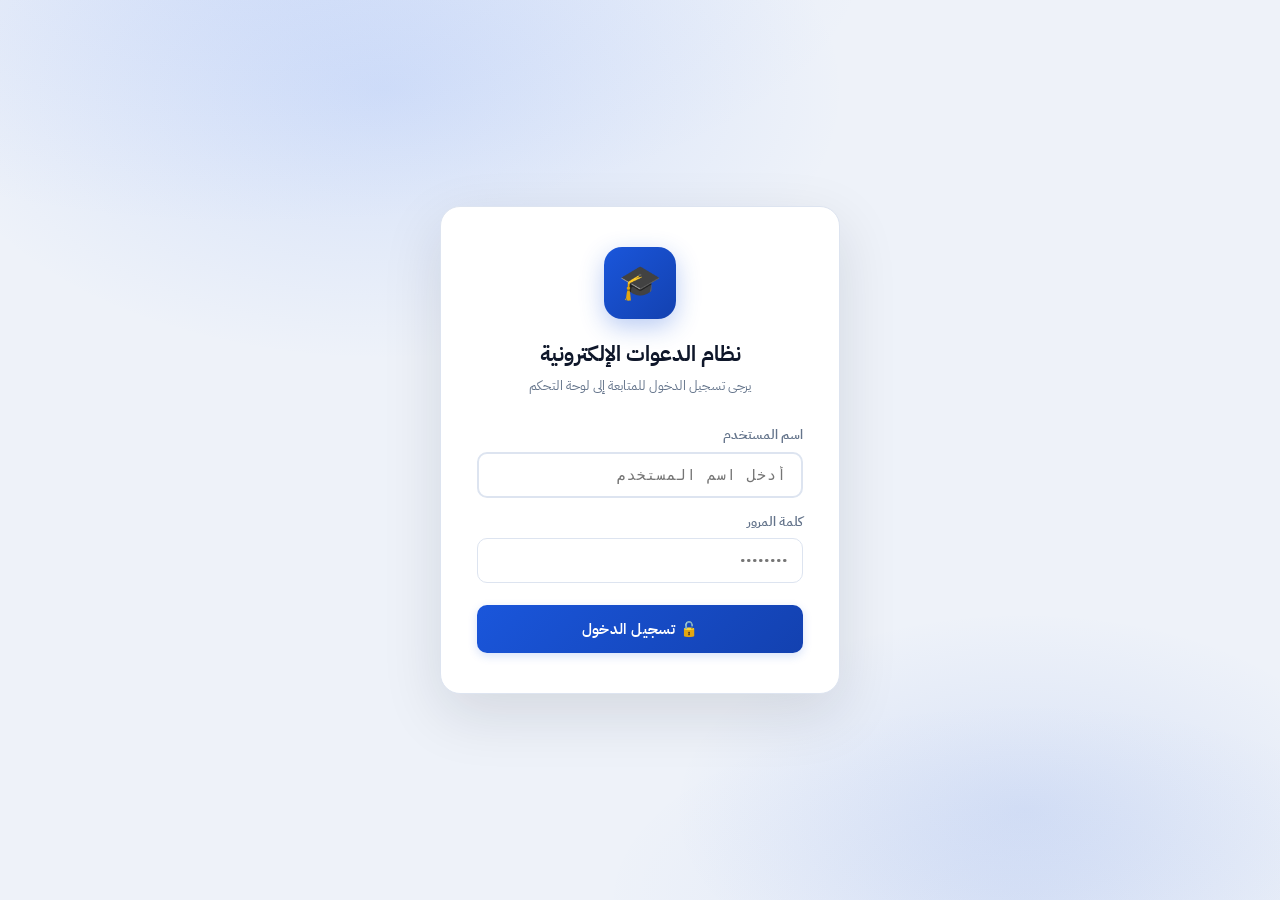
<file: backup/index.html>
<!DOCTYPE html>
<html lang="ar" dir="rtl">

<head>
  <meta charset="UTF-8">
  <meta name="viewport" content="width=device-width, initial-scale=1.0, maximum-scale=1.0">
  <title>تسجيل الدخول | نظام الدعوات الإلكترونية</title>
  <link rel="stylesheet" href="style.css">
  <link rel="icon" type="image/png" sizes="32x32" href="favicon-32.png">
  <link rel="icon" type="image/png" sizes="192x192" href="favicon-192.png">
  <link rel="shortcut icon" href="favicon.ico">
  <style>
    .index-wrapper {
      display: flex;
      align-items: center;
      justify-content: center;
      min-height: 100vh;
      padding: 20px;
      background-image:
        radial-gradient(ellipse 60% 50% at 30% 10%, rgba(79, 134, 247, 0.16) 0%, transparent 60%),
        radial-gradient(ellipse 50% 40% at 80% 90%, rgba(26, 86, 219, 0.1) 0%, transparent 55%);
    }

    .index-card {
      background: white;
      border-radius: 20px;
      padding: 40px 36px;
      box-shadow: 0 20px 60px rgba(15, 23, 42, 0.12);
      border: 1px solid #dde4f0;
      max-width: 400px;
      width: 100%;
      text-align: center;
      animation: fadeUp 0.5s ease;
    }

    .index-logo-wrap {
      width: 72px;
      height: 72px;
      background: linear-gradient(135deg, #1a56db, #1341b0);
      border-radius: 18px;
      display: flex;
      align-items: center;
      justify-content: center;
      font-size: 34px;
      margin: 0 auto 18px;
      box-shadow: 0 8px 24px rgba(26, 86, 219, 0.3);
    }

    .index-title {
      font-size: 21px;
      font-weight: 800;
      color: #0f172a;
      margin-bottom: 4px;
    }

    .index-sub {
      font-size: 13px;
      color: #64748b;
      margin-bottom: 28px;
    }

    .login-submit {
      width: 100%;
      padding: 13px;
      font-size: 14.5px;
      margin-top: 8px;
      justify-content: center;
      letter-spacing: 0.2px;
    }

    .login-footer {
      font-size: 11px;
      color: #94a3b8;
      margin-top: 18px;
      text-align: center;
    }
  </style>
</head>

<body>
  <div class="index-wrapper">
    <div class="index-card">
      <div class="index-logo-wrap">🎓</div>
      <h2 class="index-title">نظام الدعوات الإلكترونية</h2>
      <p class="index-sub">يرجى تسجيل الدخول للمتابعة إلى لوحة التحكم</p>

      <div class="error-msg" id="error-message">❌ اسم المستخدم أو كلمة المرور غير صحيحة!</div>

      <form id="index-form" onsubmit="handleLogin(event)">
        <div class="form-group">
          <label for="username">اسم المستخدم</label>
          <input type="text" id="username" required placeholder="أدخل اسم المستخدم" autocomplete="username">
        </div>
        <div class="form-group">
          <label for="password">كلمة المرور</label>
          <input type="password" id="password" required placeholder="••••••••" autocomplete="current-password">
        </div>
        <button type="submit" class="btn btn-primary login-submit">
          🔓 تسجيل الدخول
        </button>
      </form>

      <!--p class="login-footer">بيانات الدخول الافتراضية: admin / admin123</p-->
    </div>
  </div>

  <script>
    // إذا كان المستخدم مسجّل الدخول بالفعل، انتقل مباشرة
    if (sessionStorage.getItem('isLoggedIn') === 'true') {
      window.location.replace('invitation_system_1.html');
    }

    function handleLogin(event) {
      event.preventDefault();
      const user = document.getElementById('username').value.trim();
      const pass = document.getElementById('password').value;
      const errMsg = document.getElementById('error-message');

      if (user === 'admin' && pass === 'admin123') {
        sessionStorage.setItem('isLoggedIn', 'true');
        window.location.href = 'invitation_system_1.html';
      } else {
        errMsg.style.display = 'block';
        document.getElementById('password').value = '';
        document.getElementById('password').focus();
        // إخفاء الرسالة تلقائياً بعد 4 ثواني
        setTimeout(() => { errMsg.style.display = 'none'; }, 4000);
      }
    }
  </script>
</body>

</html>
</file>
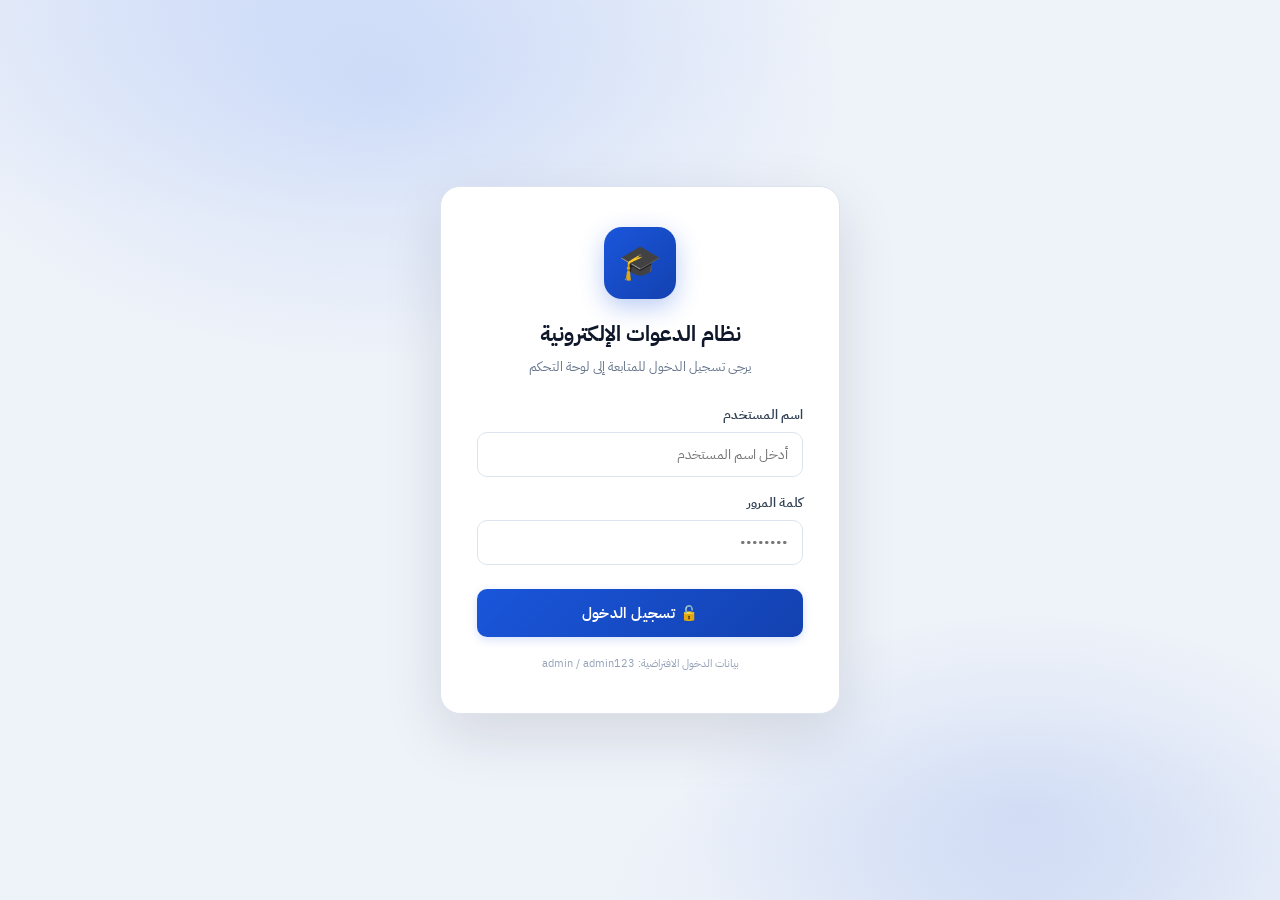
<file: v3/index.html>
<!DOCTYPE html>
<html lang="ar" dir="rtl">
<head>
  <meta charset="UTF-8">
  <meta name="viewport" content="width=device-width, initial-scale=1.0, maximum-scale=1.0">
  <title>تسجيل الدخول | نظام الدعوات الإلكترونية</title>
  <link rel="stylesheet" href="style.css">
  <style>
    .index-wrapper {
      background-image:
        radial-gradient(ellipse 60% 50% at 30% 10%, rgba(79,134,247,0.16) 0%, transparent 60%),
        radial-gradient(ellipse 50% 40% at 80% 90%, rgba(26,86,219,0.1) 0%, transparent 55%);
    }
    .index-card {
      background: white;
      border-radius: 20px;
      padding: 40px 36px;
      box-shadow: 0 20px 60px rgba(15,23,42,0.12);
      border: 1px solid #dde4f0;
    }
    .index-logo-wrap {
      width: 72px; height: 72px;
      background: linear-gradient(135deg, #1a56db, #1341b0);
      border-radius: 18px;
      display: flex; align-items: center; justify-content: center;
      font-size: 34px;
      margin: 0 auto 18px;
      box-shadow: 0 8px 24px rgba(26,86,219,0.3);
    }
    .index-title { font-size: 21px; font-weight: 800; color: #0f172a; margin-bottom: 4px; }
    .index-sub   { font-size: 13px; color: #64748b; margin-bottom: 28px; }
    .login-submit {
      width: 100%; padding: 13px;
      font-size: 14.5px;
      margin-top: 8px;
      justify-content: center;
      letter-spacing: 0.2px;
    }
    .login-footer { font-size: 11px; color: #94a3b8; margin-top: 18px; text-align: center; }
  </style>
</head>
<body>
  <div class="index-wrapper">
    <div class="index-card">
      <div class="index-logo-wrap">🎓</div>
      <h2 class="index-title">نظام الدعوات الإلكترونية</h2>
      <p class="index-sub">يرجى تسجيل الدخول للمتابعة إلى لوحة التحكم</p>

      <div class="error-msg" id="error-message">❌ اسم المستخدم أو كلمة المرور غير صحيحة!</div>

      <form id="index-form" onsubmit="handleIndex(event)">
        <div class="form-group">
          <label for="username">اسم المستخدم</label>
          <input type="text" id="username" required placeholder="أدخل اسم المستخدم" autocomplete="username">
        </div>
        <div class="form-group">
          <label for="password">كلمة المرور</label>
          <input type="password" id="password" required placeholder="••••••••" autocomplete="current-password">
        </div>
        <button type="submit" class="btn btn-primary login-submit">
          🔓 تسجيل الدخول
        </button>
      </form>

      <p class="login-footer">بيانات الدخول الافتراضية: admin / admin123</p>
    </div>
  </div>

  <script>
    function handleIndex(event) {
      event.preventDefault();
      const user = document.getElementById('username').value.trim();
      const pass = document.getElementById('password').value;
      const errMsg = document.getElementById('error-message');

      if (user === "admin" && pass === "admin123") {
        sessionStorage.setItem('isLoggedIn', 'true');
        window.location.href = 'invitation_system_1.html';
      } else {
        errMsg.style.display = 'block';
        document.getElementById('password').value = '';
        document.getElementById('password').focus();
      }
    }

    if (sessionStorage.getItem('isLoggedIn') === 'true') {
      window.location.href = 'invitation_system_1.html';
    }
  </script>
</body>
</html>
</file>
<file: backup/style.css>
@import url('https://fonts.googleapis.com/css2?family=IBM+Plex+Sans+Arabic:wght@300;400;500;600;700&display=swap');

:root {
  --primary: #1a56db;
  --primary-light: #4f86f7;
  --primary-dark: #1341b0;
  --primary-glow: rgba(26, 86, 219, 0.18);
  --accent: #f59e0b;
  --accent-light: #fbbf24;
  --success: #059669;
  --success-bg: #d1fae5;
  --danger: #dc2626;
  --danger-bg: #fee2e2;
  --warning: #d97706;
  --warning-bg: #fef3c7;
  --bg: #eef2f9;
  --surface: #ffffff;
  --surface-2: #f8faff;
  --border: #dde4f0;
  --text: #0f172a;
  --text-muted: #64748b;
  --text-light: #94a3b8;
  --radius-xl: 20px;
  --radius-lg: 14px;
  --radius-md: 10px;
  --radius-sm: 6px;
  --shadow-sm: 0 1px 3px rgba(15,23,42,0.06), 0 1px 2px rgba(15,23,42,0.04);
  --shadow: 0 4px 16px -2px rgba(15,23,42,0.08), 0 2px 6px -1px rgba(15,23,42,0.04);
  --shadow-lg: 0 12px 40px -8px rgba(15,23,42,0.14), 0 4px 12px -2px rgba(15,23,42,0.06);
  --transition: all 0.22s cubic-bezier(0.4, 0, 0.2, 1);
}

*, *::before, *::after { box-sizing: border-box; margin: 0; padding: 0; }

body {
  font-family: 'IBM Plex Sans Arabic', 'Segoe UI', system-ui, sans-serif;
  background: var(--bg);
  color: var(--text);
  min-height: 100vh;
  direction: rtl;
  line-height: 1.65;
  background-image:
    radial-gradient(ellipse 80% 50% at 20% -5%, rgba(99,143,245,0.13) 0%, transparent 60%),
    radial-gradient(ellipse 60% 40% at 80% 100%, rgba(26,86,219,0.07) 0%, transparent 55%);
}

/* ===== HEADER ===== */
.app-header {
  background: linear-gradient(135deg, #0f1f4b 0%, #1a3a8f 60%, #1e47b0 100%);
  color: white;
  padding: 0 40px;
  height: 72px;
  display: flex;
  align-items: center;
  justify-content: space-between;
  box-shadow: 0 4px 24px rgba(15,23,42,0.25);
  position: sticky;
  top: 0;
  z-index: 100;
}

.header-brand { display: flex; align-items: center; gap: 14px; }
.header-brand-icon {
  width: 42px; height: 42px;
  background: rgba(255,255,255,0.12);
  border-radius: var(--radius-md);
  display: flex; align-items: center; justify-content: center;
  font-size: 22px;
  border: 1px solid rgba(255,255,255,0.18);
}
.header-brand h1 { font-size: 18px; font-weight: 700; letter-spacing: -0.3px; }
.header-brand .subtitle { font-size: 11px; color: #93b5f6; margin-top: 1px; }

.header-stats { display: flex; gap: 10px; }
.header-stat {
  text-align: center;
  background: rgba(255,255,255,0.09);
  padding: 8px 18px;
  border-radius: var(--radius-md);
  border: 1px solid rgba(255,255,255,0.12);
  min-width: 80px;
}
.header-stat .val { font-size: 20px; font-weight: 700; color: #fff; line-height: 1; }
.header-stat .lbl { font-size: 10px; color: #93b5f6; margin-top: 3px; }

.header-right { display: flex; align-items: center; gap: 14px; }

/* ===== TABS ===== */
.tabs {
  background: var(--surface);
  border-bottom: 1px solid var(--border);
  padding: 0 40px;
  display: flex;
  gap: 4px;
}
.tab {
  padding: 16px 24px;
  cursor: pointer;
  font-size: 13.5px;
  font-weight: 500;
  color: var(--text-muted);
  border-bottom: 2px solid transparent;
  transition: var(--transition);
  display: flex; align-items: center; gap: 8px;
  position: relative;
}
.tab:hover { color: var(--primary); }
.tab.active {
  color: var(--primary);
  font-weight: 600;
  border-bottom-color: var(--primary);
}
.tab .tab-count {
  background: var(--primary);
  color: white;
  font-size: 10px;
  font-weight: 700;
  padding: 1px 6px;
  border-radius: 20px;
  line-height: 1.5;
}

/* ===== CONTENT ===== */
.content { padding: 28px 40px; max-width: 1280px; margin: 0 auto; }
.panel { display: none; animation: fadeUp 0.35s ease; }
.panel.active { display: block; }

@keyframes fadeUp {
  from { opacity: 0; transform: translateY(10px); }
  to   { opacity: 1; transform: translateY(0); }
}

/* ===== CARDS ===== */
.card {
  background: var(--surface);
  border-radius: var(--radius-xl);
  padding: 26px;
  box-shadow: var(--shadow);
  margin-bottom: 20px;
  border: 1px solid var(--border);
}

.card-title {
  font-size: 14.5px;
  font-weight: 700;
  color: var(--text);
  margin-bottom: 20px;
  padding-bottom: 14px;
  border-bottom: 1px solid var(--border);
  display: flex; align-items: center; gap: 12px;
}

.step-badge {
  background: linear-gradient(135deg, var(--primary) 0%, var(--primary-dark) 100%);
  color: white;
  width: 26px; height: 26px;
  border-radius: 50%;
  display: flex; align-items: center; justify-content: center;
  font-size: 12px; font-weight: 700;
  flex-shrink: 0;
  box-shadow: 0 3px 8px var(--primary-glow);
}

/* ===== UPLOAD ===== */
.upload-area {
  border: 2px dashed var(--border);
  border-radius: var(--radius-lg);
  padding: 36px;
  text-align: center;
  cursor: pointer;
  transition: var(--transition);
  background: var(--surface-2);
  display: block;
}
.upload-area:hover {
  border-color: var(--primary-light);
  background: rgba(79,134,247,0.04);
}
.upload-area input[type="file"] { display: none; }
.upload-icon { font-size: 38px; margin-bottom: 10px; }
.upload-area strong { font-size: 14px; color: var(--text); }
.upload-area p { font-size: 12px; color: var(--text-muted); margin-top: 4px; }

.sample-note {
  background: linear-gradient(135deg, #eff6ff, #f0fdf4);
  border: 1px solid #bfdbfe;
  border-radius: var(--radius-md);
  padding: 10px 14px;
  font-size: 12px;
  color: #1e40af;
  margin-top: 12px;
}

/* ===== BUTTONS ===== */
.btn {
  padding: 10px 20px;
  border-radius: var(--radius-md);
  border: none;
  cursor: pointer;
  font-size: 13px;
  font-weight: 600;
  font-family: inherit;
  transition: var(--transition);
  display: inline-flex; align-items: center; gap: 7px;
  white-space: nowrap;
}
.btn:active { transform: scale(0.97); }

.btn-primary {
  background: linear-gradient(135deg, var(--primary) 0%, var(--primary-dark) 100%);
  color: white;
  box-shadow: 0 3px 10px var(--primary-glow);
}
.btn-primary:hover { box-shadow: 0 5px 16px rgba(26,86,219,0.3); filter: brightness(1.05); }

.btn-success { background: var(--success); color: white; }
.btn-success:hover { background: #047857; }

.btn-accent { background: var(--accent); color: white; }
.btn-accent:hover { background: var(--accent-light); color: #0f172a; }

.btn-outline {
  background: transparent;
  color: var(--primary);
  border: 1.5px solid var(--primary);
}
.btn-outline:hover { background: var(--primary); color: white; }

.btn-danger { background: var(--danger); color: white; }
.btn-danger:hover { background: #b91c1c; }

.btn-ghost {
  background: transparent;
  color: var(--text-muted);
  border: 1.5px solid var(--border);
}
.btn-ghost:hover { border-color: var(--primary); color: var(--primary); }

/* ===== INPUTS ===== */
.manual-input {
  display: flex; gap: 10px; margin-top: 16px;
  flex-wrap: wrap;
}
.form-control {
  flex: 1;
  padding: 10px 14px;
  border: 1.5px solid var(--border);
  border-radius: var(--radius-md);
  font-size: 13px;
  font-family: inherit;
  background: var(--surface);
  transition: var(--transition);
  color: var(--text);
}
.form-control:focus {
  outline: none;
  border-color: var(--primary-light);
  box-shadow: 0 0 0 3px var(--primary-glow);
}
.manual-input input {
  flex: 1;
  padding: 10px 14px;
  border: 1.5px solid var(--border);
  border-radius: var(--radius-md);
  font-size: 13px;
  font-family: inherit;
  background: var(--surface);
  transition: var(--transition);
  color: var(--text);
}
.manual-input input:focus {
  outline: none;
  border-color: var(--primary-light);
  box-shadow: 0 0 0 3px var(--primary-glow);
}

/* ===== TABLE ===== */
.students-table-wrap {
  border-radius: var(--radius-lg);
  border: 1px solid var(--border);
  overflow: hidden;
  margin-top: 16px;
}
table { width: 100%; border-collapse: collapse; font-size: 13px; text-align: right; }
th { background: #1e293b; color: #e2e8f0; padding: 12px 14px; font-weight: 500; font-size: 12px; }
td { padding: 11px 14px; border-bottom: 1px solid var(--border); color: #334155; vertical-align: middle; }
tr:last-child td { border-bottom: none; }
tbody tr:hover td { background: #f8faff; }

/* ===== BADGES ===== */
.badge {
  display: inline-flex; align-items: center;
  padding: 3px 10px;
  border-radius: 20px;
  font-size: 11px;
  font-weight: 600;
  line-height: 1.5;
}
.badge-success { background: var(--success-bg); color: var(--success); }
.badge-danger  { background: var(--danger-bg);  color: var(--danger);  }
.badge-info    { background: #dbeafe; color: #1d4ed8; }
.badge-warning { background: var(--warning-bg); color: var(--warning); }

/* ===== PROGRESS ===== */
.progress-bar-wrap {
  background: var(--border);
  border-radius: 99px;
  height: 8px;
  overflow: hidden;
  margin-top: 10px;
}
.progress-bar {
  background: linear-gradient(90deg, var(--primary-light), var(--primary));
  height: 100%;
  border-radius: 99px;
  transition: width 0.3s ease;
}
.gen-status { font-size: 13px; color: var(--text-muted); font-weight: 500; }

/* ===== QR GRID ===== */
.qr-preview-grid {
  display: grid;
  grid-template-columns: repeat(auto-fill, minmax(150px, 1fr));
  gap: 14px;
  margin-top: 18px;
}
.qr-card {
  background: var(--surface);
  border: 1px solid var(--border);
  border-radius: var(--radius-lg);
  padding: 14px;
  text-align: center;
  box-shadow: var(--shadow-sm);
  transition: var(--transition);
}
.qr-card:hover { box-shadow: var(--shadow); transform: translateY(-2px); }
.qr-card img, .qr-card canvas {
  width: 114px !important; height: 114px !important;
  border-radius: var(--radius-sm);
  display: block; margin: 0 auto 8px;
}
.qr-card .name { font-size: 11.5px; font-weight: 700; color: #1e293b; margin-top: 6px; }
.qr-card .inv-id { font-size: 9.5px; font-family: monospace; color: var(--primary); margin-top: 3px; letter-spacing: 0.5px; }

.section-actions {
  display: flex; gap: 10px; flex-wrap: wrap; margin-top: 18px;
  padding-top: 16px; border-top: 1px solid var(--border);
}

/* ===== SCANNER TAB ===== */
.counter-grid {
  display: grid;
  grid-template-columns: repeat(3, 1fr);
  gap: 14px;
  margin-bottom: 20px;
}
.counter-card {
  background: var(--surface);
  border-radius: var(--radius-lg);
  padding: 20px;
  text-align: center;
  border: 1px solid var(--border);
  box-shadow: var(--shadow-sm);
}
.counter-card.total  { border-top: 3px solid var(--primary); }
.counter-card.entered { border-top: 3px solid var(--success); }
.counter-card.remaining { border-top: 3px solid var(--danger); }
.counter-val { font-size: 32px; font-weight: 700; line-height: 1; color: var(--text); }
.counter-lbl { font-size: 12px; margin-top: 6px; font-weight: 500; }

.scanner-main {
  display: grid;
  grid-template-columns: 1.15fr 1fr;
  gap: 20px;
}
.scanner-box {
  background: var(--surface);
  border-radius: var(--radius-xl);
  padding: 24px;
  box-shadow: var(--shadow);
  border: 1px solid var(--border);
}

.mode-toggle {
  display: flex;
  background: var(--surface-2);
  border: 1px solid var(--border);
  border-radius: var(--radius-md);
  padding: 4px;
  gap: 4px;
  margin-bottom: 16px;
}
.mode-btn {
  flex: 1;
  padding: 8px 12px;
  border: none;
  border-radius: var(--radius-sm);
  cursor: pointer;
  font-size: 12.5px;
  font-weight: 600;
  font-family: inherit;
  color: var(--text-muted);
  background: transparent;
  transition: var(--transition);
}
.mode-btn.active { background: var(--surface); color: var(--primary); box-shadow: var(--shadow-sm); }

.camera-wrapper {
  position: relative;
  border-radius: var(--radius-lg);
  overflow: hidden;
  background: #0a0e1a;
  aspect-ratio: 1;
  max-width: 310px;
  margin: 0 auto;
  box-shadow: 0 16px 40px rgba(0,0,0,0.4);
}
#reader video { width: 100% !important; border-radius: var(--radius-lg); }

.scan-overlay {
  position: absolute; inset: 0;
  display: flex; align-items: center; justify-content: center;
  pointer-events: none;
}
.scan-frame {
  width: 62%; height: 62%;
  border: 2px solid rgba(255,255,255,0.35);
  border-radius: 18px;
  box-shadow: 0 0 0 9999px rgba(10,14,26,0.55);
  position: relative;
}
.scan-corner {
  position: absolute; width: 18px; height: 18px;
  border-color: #4f86f7; border-style: solid;
}
.sc-tl { top: -1px; right: -1px; border-width: 3px 0 0 3px; border-radius: 4px 0 0 0; }
.sc-tr { top: -1px; left: -1px;  border-width: 3px 3px 0 0; border-radius: 0 4px 0 0; }
.sc-bl { bottom: -1px; right: -1px; border-width: 0 0 3px 3px; border-radius: 0 0 0 4px; }
.sc-br { bottom: -1px; left: -1px;  border-width: 0 3px 3px 0; border-radius: 0 0 4px 0; }
.scan-hint {
  position: absolute;
  bottom: -36px; left: 50%; transform: translateX(-50%);
  color: rgba(255,255,255,0.7);
  font-size: 11px;
  white-space: nowrap;
  background: rgba(0,0,0,0.45);
  padding: 4px 12px;
  border-radius: 20px;
}

.scan-field {
  width: 100%;
  padding: 14px 16px;
  border: 2px solid var(--border);
  border-radius: var(--radius-md);
  font-size: 15px;
  font-family: monospace;
  background: var(--surface);
  color: var(--text);
  transition: var(--transition);
  text-align: center;
  letter-spacing: 1px;
}
.scan-field:focus {
  outline: none;
  border-color: var(--primary-light);
  box-shadow: 0 0 0 3px var(--primary-glow);
}

/* Scan Log */
.scan-log { max-height: 340px; overflow-y: auto; display: flex; flex-direction: column; gap: 6px; }
.scan-log::-webkit-scrollbar { width: 4px; }
.scan-log::-webkit-scrollbar-track { background: transparent; }
.scan-log::-webkit-scrollbar-thumb { background: var(--border); border-radius: 2px; }
.log-item {
  display: flex; align-items: center; gap: 8px;
  padding: 8px 12px;
  border-radius: var(--radius-md);
  font-size: 12.5px;
  animation: slideIn 0.25s ease;
}
.log-item.ok  { background: #f0fdf4; border: 1px solid #bbf7d0; }
.log-item.dup { background: #fffbeb; border: 1px solid #fde68a; }
.log-item.bad { background: #fff1f2; border: 1px solid #fecdd3; }
.log-time { margin-right: auto; font-size: 10.5px; color: var(--text-light); }

@keyframes slideIn {
  from { opacity: 0; transform: translateX(8px); }
  to   { opacity: 1; transform: translateX(0); }
}

/* ===== EMPTY STATE ===== */
.empty-state {
  text-align: center; padding: 32px 20px; color: var(--text-muted);
}
.empty-state .icon { font-size: 32px; margin-bottom: 8px; }
.empty-state p { font-size: 13px; }

/* ===== RESULT OVERLAY ===== */
.result-overlay {
  position: fixed; inset: 0; z-index: 9999;
  display: flex; align-items: center; justify-content: center;
  opacity: 0; pointer-events: none;
  transition: opacity 0.25s ease;
  backdrop-filter: blur(14px);
}
.result-overlay.show { opacity: 1; pointer-events: all; }
.result-overlay.success-ov   { background: rgba(5,35,20,0.87); }
.result-overlay.duplicate-ov { background: rgba(60,35,5,0.87); }
.result-overlay.invalid-ov   { background: rgba(60,8,8,0.87); }

.result-card {
  background: white;
  border-radius: 24px;
  padding: 38px 34px;
  max-width: 400px; width: 90%;
  text-align: center;
  box-shadow: 0 30px 60px rgba(0,0,0,0.4);
  animation: popIn 0.3s cubic-bezier(0.34,1.56,0.64,1);
}
@keyframes popIn {
  from { opacity: 0; transform: scale(0.8); }
  to   { opacity: 1; transform: scale(1); }
}

.result-big-icon { font-size: 56px; margin-bottom: 12px; }
.result-status-text {
  font-size: 18px; font-weight: 700; margin-bottom: 10px;
}
.result-status-text.ok  { color: var(--success); }
.result-status-text.dup { color: var(--warning); }
.result-status-text.bad { color: var(--danger); }
.result-student-name { font-size: 20px; font-weight: 800; color: var(--text); }
.result-student-id   { font-size: 13px; color: var(--text-muted); margin-top: 4px; }
.result-inv-badge    { display: inline-block; margin: 8px 0; padding: 4px 14px; border-radius: 20px; font-size: 12px; font-weight: 700; }
.result-time { font-size: 12px; color: var(--text-muted); margin-top: 4px; }
.result-code { font-size: 10.5px; font-family: monospace; color: var(--text-light); margin-top: 6px; letter-spacing: 1px; }

.result-dismiss {
  display: block; width: 100%;
  margin-top: 20px;
  padding: 12px;
  border: none; border-radius: var(--radius-md);
  background: linear-gradient(135deg, var(--primary), var(--primary-dark));
  color: white; font-size: 13px; font-weight: 600;
  font-family: inherit; cursor: pointer;
  transition: var(--transition);
}
.result-dismiss:hover { filter: brightness(1.08); }

.result-auto-bar {
  height: 3px; background: var(--border);
  border-radius: 99px; margin-top: 14px; overflow: hidden;
}
.result-auto-fill {
  height: 100%;
  background: linear-gradient(90deg, var(--primary-light), var(--primary));
  border-radius: 99px;
}

/* ===== DASHBOARD ===== */
.dash-grid {
  display: grid;
  grid-template-columns: repeat(4, 1fr);
  gap: 16px; margin-bottom: 20px;
}
.stat-card {
  background: var(--surface);
  border-radius: var(--radius-lg);
  padding: 22px 20px;
  box-shadow: var(--shadow-sm);
  text-align: center;
  border: 1px solid var(--border);
}
.stat-val { font-size: 32px; font-weight: 700; color: var(--text); line-height: 1; }
.stat-lbl { font-size: 12px; color: var(--text-muted); margin-top: 6px; font-weight: 500; }
.stat-sub { font-size: 11px; color: var(--text-light); margin-top: 3px; }

.charts-grid {
  display: grid;
  grid-template-columns: 1fr 1.3fr;
  gap: 16px; margin-bottom: 20px;
}
.chart-card {
  background: var(--surface);
  border-radius: var(--radius-lg);
  padding: 22px;
  box-shadow: var(--shadow-sm);
  border: 1px solid var(--border);
}
.chart-title {
  font-size: 13px; font-weight: 700; color: var(--text);
  margin-bottom: 14px;
}

/* ===== LOGIN PAGE ===== */
.index-wrapper {
  display: flex; align-items: center; justify-content: center;
  min-height: 100vh; padding: 20px;
}
.index-card {
  max-width: 400px; width: 100%;
  text-align: center;
  animation: fadeUp 0.5s ease;
}
.index-logo { font-size: 46px; margin-bottom: 14px; }

.form-group { text-align: right; margin-bottom: 16px; }
.form-group label {
  display: block; font-size: 12.5px; font-weight: 600;
  margin-bottom: 6px; color: #334155;
}
.form-group input {
  width: 100%;
  padding: 11px 14px;
  border: 1.5px solid var(--border);
  border-radius: var(--radius-md);
  font-size: 13.5px; font-family: inherit;
  background: white; transition: var(--transition);
  color: var(--text);
}
.form-group input:focus {
  outline: none;
  border-color: var(--primary-light);
  box-shadow: 0 0 0 3px var(--primary-glow);
}

.error-msg {
  color: var(--danger); background: var(--danger-bg);
  padding: 10px 12px; border-radius: var(--radius-md);
  font-size: 12px; margin-bottom: 14px;
  display: none; font-weight: 600;
  border: 1px solid #fca5a5;
}

/* ===== SIDEBAR LAYOUT ===== */
.app-container {
  display: flex;
  min-height: 100vh;
}

.sidebar {
  width: 240px;
  background: linear-gradient(160deg, #0f1f4b 0%, #1a3a8f 100%);
  color: white;
  display: flex;
  flex-direction: column;
  position: sticky;
  top: 0;
  height: 100vh;
  overflow-y: auto;
  flex-shrink: 0;
}

.sidebar-brand {
  display: flex;
  align-items: center;
  gap: 12px;
  padding: 24px 20px 20px;
  border-bottom: 1px solid rgba(255,255,255,0.1);
}
.brand-logo { font-size: 28px; }
.brand-meta h2 { font-size: 14px; font-weight: 700; color: #fff; }
.brand-meta p  { font-size: 11px; color: #93b5f6; margin-top: 2px; }

.sidebar-menu {
  flex: 1;
  padding: 16px 12px;
  display: flex;
  flex-direction: column;
  gap: 4px;
}

.sidebar-menu .tab {
  display: flex;
  align-items: center;
  gap: 10px;
  width: 100%;
  padding: 11px 14px;
  border-radius: var(--radius-md);
  background: transparent;
  color: rgba(255,255,255,0.7);
  font-size: 13px;
  font-weight: 500;
  border: none;
  border-bottom: none;
  text-align: right;
  cursor: pointer;
  transition: var(--transition);
  font-family: inherit;
}
.sidebar-menu .tab:hover { background: rgba(255,255,255,0.08); color: white; }
.sidebar-menu .tab.active { background: rgba(255,255,255,0.15); color: white; font-weight: 700; }

.sidebar-footer {
  padding: 16px 12px 24px;
  border-top: 1px solid rgba(255,255,255,0.1);
}
.btn-logout {
  width: 100%;
  padding: 10px 14px;
  background: rgba(220,38,38,0.15);
  border: 1px solid rgba(220,38,38,0.3);
  border-radius: var(--radius-md);
  color: #fca5a5;
  font-size: 13px;
  font-weight: 600;
  font-family: inherit;
  cursor: pointer;
  transition: var(--transition);
}
.btn-logout:hover { background: rgba(220,38,38,0.3); color: white; }

.main-content {
  flex: 1;
  overflow-y: auto;
  display: flex;
  flex-direction: column;
  min-width: 0;
}

.main-header {
  background: white;
  padding: 20px 28px;
  border-bottom: 1px solid var(--border);
  display: flex;
  justify-content: space-between;
  align-items: center;
  flex-wrap: wrap;
  gap: 12px;
  position: sticky;
  top: 0;
  z-index: 50;
}
.main-header h1 { font-size: 18px; font-weight: 700; color: var(--text); }
.main-header p  { font-size: 12px; color: var(--text-muted); margin-top: 2px; }

.header-stats { display: flex; gap: 12px; flex-wrap: wrap; }
.mini-stat {
  display: flex; align-items: center; gap: 6px;
  font-size: 12px;
  background: var(--surface-2);
  border: 1px solid var(--border);
  padding: 6px 12px;
  border-radius: var(--radius-md);
}
.mini-stat .label { color: var(--text-muted); font-weight: 500; }
.mini-stat .val   { font-weight: 700; color: var(--text); }
.mini-stat .val.success { color: var(--success); }
.mini-stat .val.info    { color: var(--primary); }

/* Panels inside main-content */
.panel { display: none; padding: 24px 28px; animation: fadeUp 0.3s ease; }
.panel.active { display: block; }

/* Dashboard cards */
.stats-grid {
  display: grid;
  grid-template-columns: repeat(4,1fr);
  gap: 14px;
  margin-bottom: 20px;
}
.stat-card {
  background: var(--surface);
  border-radius: var(--radius-lg);
  padding: 20px 18px;
  border: 1px solid var(--border);
  box-shadow: var(--shadow-sm);
  text-align: center;
}
.stat-card h3 { font-size: 12px; color: var(--text-muted); font-weight: 600; margin-bottom: 10px; }
.stat-number { font-size: 30px; font-weight: 700; color: var(--text); line-height: 1; }
.stat-number.text-success { color: var(--success); }
.stat-number.text-danger  { color: var(--danger); }
.stat-sub { font-size: 11px; color: var(--text-light); display: block; margin-top: 4px; }

.charts-grid {
  display: grid;
  grid-template-columns: 1fr 1.4fr;
  gap: 16px;
  margin-bottom: 20px;
}
.chart-card {
  background: var(--surface);
  border-radius: var(--radius-lg);
  padding: 20px;
  border: 1px solid var(--border);
  box-shadow: var(--shadow-sm);
}
.chart-card h3 { font-size: 13px; font-weight: 700; color: var(--text); margin-bottom: 14px; }

.table-card {
  background: var(--surface);
  border-radius: var(--radius-lg);
  padding: 20px;
  border: 1px solid var(--border);
  box-shadow: var(--shadow-sm);
  margin-bottom: 20px;
}
.table-card h3 { font-size: 13px; font-weight: 700; color: var(--text); margin-bottom: 14px; }
.table-responsive { overflow-x: auto; }

/* Scanner panel */
.scanner-layout {
  display: grid;
  grid-template-columns: 1fr 1fr;
  gap: 20px;
}
.scanner-control {
  background: var(--surface);
  border-radius: var(--radius-lg);
  padding: 20px;
  border: 1px solid var(--border);
  box-shadow: var(--shadow-sm);
}
.mode-toggles { display: flex; gap: 8px; margin-bottom: 16px; }
.scan-area { margin-top: 8px; }
.form-group { margin-bottom: 14px; }
.form-group label { display: block; font-size: 12.5px; font-weight: 600; color: var(--text-muted); margin-bottom: 6px; }
.form-group input[type="text"] {
  width: 100%;
  padding: 12px 14px;
  border: 2px solid var(--border);
  border-radius: var(--radius-md);
  font-size: 15px;
  font-family: monospace;
  background: var(--surface);
  color: var(--text);
  transition: var(--transition);
  letter-spacing: 1px;
}
.form-group input[type="text"]:focus {
  outline: none;
  border-color: var(--primary-light);
  box-shadow: 0 0 0 3px var(--primary-glow);
}
.log-card {
  background: var(--surface);
  border-radius: var(--radius-lg);
  padding: 20px;
  border: 1px solid var(--border);
  box-shadow: var(--shadow-sm);
}
.log-card h3 { font-size: 13px; font-weight: 700; color: var(--text); margin-bottom: 14px; }
.log-container { max-height: 420px; overflow-y: auto; display: flex; flex-direction: column; gap: 6px; }
.log-container::-webkit-scrollbar { width: 4px; }
.log-container::-webkit-scrollbar-thumb { background: var(--border); border-radius: 2px; }

/* Students panel */
.action-bar { display: flex; justify-content: space-between; align-items: center; flex-wrap: wrap; gap: 12px; margin-bottom: 16px; }
.add-student-form {
  background: var(--surface);
  border-radius: var(--radius-lg);
  padding: 20px;
  border: 1px solid var(--border);
  box-shadow: var(--shadow-sm);
  margin-bottom: 16px;
}
.add-student-form h3 { font-size: 13px; font-weight: 700; margin-bottom: 14px; color: var(--text); }
.add-row { display: flex; gap: 10px; flex-wrap: wrap; align-items: flex-end; }
.add-row input {
  flex: 1;
  min-width: 120px;
  padding: 10px 13px;
  border: 1.5px solid var(--border);
  border-radius: var(--radius-md);
  font-size: 13px;
  font-family: inherit;
  background: var(--surface);
  color: var(--text);
  transition: var(--transition);
}
.add-row input:focus { outline: none; border-color: var(--primary-light); box-shadow: 0 0 0 3px var(--primary-glow); }

/* QR panel */
.qr-control-header { margin-bottom: 6px; }
.qr-control-header h2 { font-size: 16px; font-weight: 700; margin-bottom: 6px; }
.qr-control-header p  { font-size: 12.5px; color: var(--text-muted); margin-bottom: 0; }
.gen-status-box { display: flex; flex-wrap: wrap; gap: 10px; align-items: center; }
.btn-lg { padding: 13px 24px; font-size: 14.5px; }

.gen-progress-wrap {
  background: var(--surface);
  border: 1px solid var(--border);
  border-radius: var(--radius-lg);
  padding: 20px;
  margin: 16px 0;
}
.gen-progress-wrap .gen-status-text { font-size: 13px; color: var(--text-muted); margin-bottom: 10px; font-weight: 500; }

/* ===== RESPONSIVE ===== */
@media (max-width: 1024px) {
  .scanner-layout, .charts-grid { grid-template-columns: 1fr; }
  .stats-grid { grid-template-columns: repeat(2, 1fr); }
}
@media (max-width: 768px) {
  .app-container { flex-direction: column; }
  .sidebar {
    width: 100%;
    height: auto;
    position: relative;
  }
  .sidebar-menu { flex-direction: row; padding: 8px; overflow-x: auto; flex: 1; flex-wrap: nowrap; }
  .sidebar-footer { padding: 8px; }
  .sidebar-menu .tab { white-space: nowrap; padding: 8px 12px; }
  .panel { padding: 16px; }
  .main-header { padding: 14px 16px; }
  .header-stats { display: none; }
  .stats-grid { grid-template-columns: repeat(2,1fr); }
  .add-row { flex-direction: column; }
  .scanner-layout { grid-template-columns: 1fr; }
}
</file>
<file: v3/style.css>
@import url('https://fonts.googleapis.com/css2?family=IBM+Plex+Sans+Arabic:wght@300;400;500;600;700&display=swap');

:root {
  --primary: #1a56db;
  --primary-light: #4f86f7;
  --primary-dark: #1341b0;
  --primary-glow: rgba(26, 86, 219, 0.18);
  --accent: #f59e0b;
  --accent-light: #fbbf24;
  --success: #059669;
  --success-bg: #d1fae5;
  --danger: #dc2626;
  --danger-bg: #fee2e2;
  --warning: #d97706;
  --warning-bg: #fef3c7;
  --bg: #eef2f9;
  --surface: #ffffff;
  --surface-2: #f8faff;
  --border: #dde4f0;
  --text: #0f172a;
  --text-muted: #64748b;
  --text-light: #94a3b8;
  --radius-xl: 20px;
  --radius-lg: 14px;
  --radius-md: 10px;
  --radius-sm: 6px;
  --shadow-sm: 0 1px 3px rgba(15,23,42,0.06), 0 1px 2px rgba(15,23,42,0.04);
  --shadow: 0 4px 16px -2px rgba(15,23,42,0.08), 0 2px 6px -1px rgba(15,23,42,0.04);
  --shadow-lg: 0 12px 40px -8px rgba(15,23,42,0.14), 0 4px 12px -2px rgba(15,23,42,0.06);
  --transition: all 0.22s cubic-bezier(0.4, 0, 0.2, 1);
}

*, *::before, *::after { box-sizing: border-box; margin: 0; padding: 0; }

body {
  font-family: 'IBM Plex Sans Arabic', 'Segoe UI', system-ui, sans-serif;
  background: var(--bg);
  color: var(--text);
  min-height: 100vh;
  direction: rtl;
  line-height: 1.65;
  background-image:
    radial-gradient(ellipse 80% 50% at 20% -5%, rgba(99,143,245,0.13) 0%, transparent 60%),
    radial-gradient(ellipse 60% 40% at 80% 100%, rgba(26,86,219,0.07) 0%, transparent 55%);
}

/* ===== HEADER ===== */
.app-header {
  background: linear-gradient(135deg, #0f1f4b 0%, #1a3a8f 60%, #1e47b0 100%);
  color: white;
  padding: 0 40px;
  height: 72px;
  display: flex;
  align-items: center;
  justify-content: space-between;
  box-shadow: 0 4px 24px rgba(15,23,42,0.25);
  position: sticky;
  top: 0;
  z-index: 100;
}

.header-brand { display: flex; align-items: center; gap: 14px; }
.header-brand-icon {
  width: 42px; height: 42px;
  background: rgba(255,255,255,0.12);
  border-radius: var(--radius-md);
  display: flex; align-items: center; justify-content: center;
  font-size: 22px;
  border: 1px solid rgba(255,255,255,0.18);
}
.header-brand h1 { font-size: 18px; font-weight: 700; letter-spacing: -0.3px; }
.header-brand .subtitle { font-size: 11px; color: #93b5f6; margin-top: 1px; }

.header-stats { display: flex; gap: 10px; }
.header-stat {
  text-align: center;
  background: rgba(255,255,255,0.09);
  padding: 8px 18px;
  border-radius: var(--radius-md);
  border: 1px solid rgba(255,255,255,0.12);
  min-width: 80px;
}
.header-stat .val { font-size: 20px; font-weight: 700; color: #fff; line-height: 1; }
.header-stat .lbl { font-size: 10px; color: #93b5f6; margin-top: 3px; }

.header-right { display: flex; align-items: center; gap: 14px; }

/* ===== TABS ===== */
.tabs {
  background: var(--surface);
  border-bottom: 1px solid var(--border);
  padding: 0 40px;
  display: flex;
  gap: 4px;
}
.tab {
  padding: 16px 24px;
  cursor: pointer;
  font-size: 13.5px;
  font-weight: 500;
  color: var(--text-muted);
  border-bottom: 2px solid transparent;
  transition: var(--transition);
  display: flex; align-items: center; gap: 8px;
  position: relative;
}
.tab:hover { color: var(--primary); }
.tab.active {
  color: var(--primary);
  font-weight: 600;
  border-bottom-color: var(--primary);
}
.tab .tab-count {
  background: var(--primary);
  color: white;
  font-size: 10px;
  font-weight: 700;
  padding: 1px 6px;
  border-radius: 20px;
  line-height: 1.5;
}

/* ===== CONTENT ===== */
.content { padding: 28px 40px; max-width: 1280px; margin: 0 auto; }
.panel { display: none; animation: fadeUp 0.35s ease; }
.panel.active { display: block; }

@keyframes fadeUp {
  from { opacity: 0; transform: translateY(10px); }
  to   { opacity: 1; transform: translateY(0); }
}

/* ===== CARDS ===== */
.card {
  background: var(--surface);
  border-radius: var(--radius-xl);
  padding: 26px;
  box-shadow: var(--shadow);
  margin-bottom: 20px;
  border: 1px solid var(--border);
}

.card-title {
  font-size: 14.5px;
  font-weight: 700;
  color: var(--text);
  margin-bottom: 20px;
  padding-bottom: 14px;
  border-bottom: 1px solid var(--border);
  display: flex; align-items: center; gap: 12px;
}

.step-badge {
  background: linear-gradient(135deg, var(--primary) 0%, var(--primary-dark) 100%);
  color: white;
  width: 26px; height: 26px;
  border-radius: 50%;
  display: flex; align-items: center; justify-content: center;
  font-size: 12px; font-weight: 700;
  flex-shrink: 0;
  box-shadow: 0 3px 8px var(--primary-glow);
}

/* ===== UPLOAD ===== */
.upload-area {
  border: 2px dashed var(--border);
  border-radius: var(--radius-lg);
  padding: 36px;
  text-align: center;
  cursor: pointer;
  transition: var(--transition);
  background: var(--surface-2);
  display: block;
}
.upload-area:hover {
  border-color: var(--primary-light);
  background: rgba(79,134,247,0.04);
}
.upload-area input[type="file"] { display: none; }
.upload-icon { font-size: 38px; margin-bottom: 10px; }
.upload-area strong { font-size: 14px; color: var(--text); }
.upload-area p { font-size: 12px; color: var(--text-muted); margin-top: 4px; }

.sample-note {
  background: linear-gradient(135deg, #eff6ff, #f0fdf4);
  border: 1px solid #bfdbfe;
  border-radius: var(--radius-md);
  padding: 10px 14px;
  font-size: 12px;
  color: #1e40af;
  margin-top: 12px;
}

/* ===== BUTTONS ===== */
.btn {
  padding: 10px 20px;
  border-radius: var(--radius-md);
  border: none;
  cursor: pointer;
  font-size: 13px;
  font-weight: 600;
  font-family: inherit;
  transition: var(--transition);
  display: inline-flex; align-items: center; gap: 7px;
  white-space: nowrap;
}
.btn:active { transform: scale(0.97); }

.btn-primary {
  background: linear-gradient(135deg, var(--primary) 0%, var(--primary-dark) 100%);
  color: white;
  box-shadow: 0 3px 10px var(--primary-glow);
}
.btn-primary:hover { box-shadow: 0 5px 16px rgba(26,86,219,0.3); filter: brightness(1.05); }

.btn-success { background: var(--success); color: white; }
.btn-success:hover { background: #047857; }

.btn-accent { background: var(--accent); color: white; }
.btn-accent:hover { background: var(--accent-light); color: #0f172a; }

.btn-outline {
  background: transparent;
  color: var(--primary);
  border: 1.5px solid var(--primary);
}
.btn-outline:hover { background: var(--primary); color: white; }

.btn-danger { background: var(--danger); color: white; }
.btn-danger:hover { background: #b91c1c; }

.btn-ghost {
  background: transparent;
  color: var(--text-muted);
  border: 1.5px solid var(--border);
}
.btn-ghost:hover { border-color: var(--primary); color: var(--primary); }

/* ===== INPUTS ===== */
.manual-input {
  display: flex; gap: 10px; margin-top: 16px;
  flex-wrap: wrap;
}
.form-control {
  flex: 1;
  padding: 10px 14px;
  border: 1.5px solid var(--border);
  border-radius: var(--radius-md);
  font-size: 13px;
  font-family: inherit;
  background: var(--surface);
  transition: var(--transition);
  color: var(--text);
}
.form-control:focus {
  outline: none;
  border-color: var(--primary-light);
  box-shadow: 0 0 0 3px var(--primary-glow);
}
.manual-input input {
  flex: 1;
  padding: 10px 14px;
  border: 1.5px solid var(--border);
  border-radius: var(--radius-md);
  font-size: 13px;
  font-family: inherit;
  background: var(--surface);
  transition: var(--transition);
  color: var(--text);
}
.manual-input input:focus {
  outline: none;
  border-color: var(--primary-light);
  box-shadow: 0 0 0 3px var(--primary-glow);
}

/* ===== TABLE ===== */
.students-table-wrap {
  border-radius: var(--radius-lg);
  border: 1px solid var(--border);
  overflow: hidden;
  margin-top: 16px;
}
table { width: 100%; border-collapse: collapse; font-size: 13px; text-align: right; }
th { background: #1e293b; color: #e2e8f0; padding: 12px 14px; font-weight: 500; font-size: 12px; }
td { padding: 11px 14px; border-bottom: 1px solid var(--border); color: #334155; vertical-align: middle; }
tr:last-child td { border-bottom: none; }
tbody tr:hover td { background: #f8faff; }

/* ===== BADGES ===== */
.badge {
  display: inline-flex; align-items: center;
  padding: 3px 10px;
  border-radius: 20px;
  font-size: 11px;
  font-weight: 600;
  line-height: 1.5;
}
.badge-success { background: var(--success-bg); color: var(--success); }
.badge-danger  { background: var(--danger-bg);  color: var(--danger);  }
.badge-info    { background: #dbeafe; color: #1d4ed8; }
.badge-warning { background: var(--warning-bg); color: var(--warning); }

/* ===== PROGRESS ===== */
.progress-bar-wrap {
  background: var(--border);
  border-radius: 99px;
  height: 8px;
  overflow: hidden;
  margin-top: 10px;
}
.progress-bar {
  background: linear-gradient(90deg, var(--primary-light), var(--primary));
  height: 100%;
  border-radius: 99px;
  transition: width 0.3s ease;
}
.gen-status { font-size: 13px; color: var(--text-muted); font-weight: 500; }

/* ===== QR GRID ===== */
.qr-preview-grid {
  display: grid;
  grid-template-columns: repeat(auto-fill, minmax(150px, 1fr));
  gap: 14px;
  margin-top: 18px;
}
.qr-card {
  background: var(--surface);
  border: 1px solid var(--border);
  border-radius: var(--radius-lg);
  padding: 14px;
  text-align: center;
  box-shadow: var(--shadow-sm);
  transition: var(--transition);
}
.qr-card:hover { box-shadow: var(--shadow); transform: translateY(-2px); }
.qr-card img, .qr-card canvas {
  width: 114px !important; height: 114px !important;
  border-radius: var(--radius-sm);
  display: block; margin: 0 auto 8px;
}
.qr-card .name { font-size: 11.5px; font-weight: 700; color: #1e293b; margin-top: 6px; }
.qr-card .inv-id { font-size: 9.5px; font-family: monospace; color: var(--primary); margin-top: 3px; letter-spacing: 0.5px; }

.section-actions {
  display: flex; gap: 10px; flex-wrap: wrap; margin-top: 18px;
  padding-top: 16px; border-top: 1px solid var(--border);
}

/* ===== SCANNER TAB ===== */
.counter-grid {
  display: grid;
  grid-template-columns: repeat(3, 1fr);
  gap: 14px;
  margin-bottom: 20px;
}
.counter-card {
  background: var(--surface);
  border-radius: var(--radius-lg);
  padding: 20px;
  text-align: center;
  border: 1px solid var(--border);
  box-shadow: var(--shadow-sm);
}
.counter-card.total  { border-top: 3px solid var(--primary); }
.counter-card.entered { border-top: 3px solid var(--success); }
.counter-card.remaining { border-top: 3px solid var(--danger); }
.counter-val { font-size: 32px; font-weight: 700; line-height: 1; color: var(--text); }
.counter-lbl { font-size: 12px; margin-top: 6px; font-weight: 500; }

.scanner-main {
  display: grid;
  grid-template-columns: 1.15fr 1fr;
  gap: 20px;
}
.scanner-box {
  background: var(--surface);
  border-radius: var(--radius-xl);
  padding: 24px;
  box-shadow: var(--shadow);
  border: 1px solid var(--border);
}

.mode-toggle {
  display: flex;
  background: var(--surface-2);
  border: 1px solid var(--border);
  border-radius: var(--radius-md);
  padding: 4px;
  gap: 4px;
  margin-bottom: 16px;
}
.mode-btn {
  flex: 1;
  padding: 8px 12px;
  border: none;
  border-radius: var(--radius-sm);
  cursor: pointer;
  font-size: 12.5px;
  font-weight: 600;
  font-family: inherit;
  color: var(--text-muted);
  background: transparent;
  transition: var(--transition);
}
.mode-btn.active { background: var(--surface); color: var(--primary); box-shadow: var(--shadow-sm); }

.camera-wrapper {
  position: relative;
  border-radius: var(--radius-lg);
  overflow: hidden;
  background: #0a0e1a;
  aspect-ratio: 1;
  max-width: 310px;
  margin: 0 auto;
  box-shadow: 0 16px 40px rgba(0,0,0,0.4);
}
#reader video { width: 100% !important; border-radius: var(--radius-lg); }

.scan-overlay {
  position: absolute; inset: 0;
  display: flex; align-items: center; justify-content: center;
  pointer-events: none;
}
.scan-frame {
  width: 62%; height: 62%;
  border: 2px solid rgba(255,255,255,0.35);
  border-radius: 18px;
  box-shadow: 0 0 0 9999px rgba(10,14,26,0.55);
  position: relative;
}
.scan-corner {
  position: absolute; width: 18px; height: 18px;
  border-color: #4f86f7; border-style: solid;
}
.sc-tl { top: -1px; right: -1px; border-width: 3px 0 0 3px; border-radius: 4px 0 0 0; }
.sc-tr { top: -1px; left: -1px;  border-width: 3px 3px 0 0; border-radius: 0 4px 0 0; }
.sc-bl { bottom: -1px; right: -1px; border-width: 0 0 3px 3px; border-radius: 0 0 0 4px; }
.sc-br { bottom: -1px; left: -1px;  border-width: 0 3px 3px 0; border-radius: 0 0 4px 0; }
.scan-hint {
  position: absolute;
  bottom: -36px; left: 50%; transform: translateX(-50%);
  color: rgba(255,255,255,0.7);
  font-size: 11px;
  white-space: nowrap;
  background: rgba(0,0,0,0.45);
  padding: 4px 12px;
  border-radius: 20px;
}

.scan-field {
  width: 100%;
  padding: 14px 16px;
  border: 2px solid var(--border);
  border-radius: var(--radius-md);
  font-size: 15px;
  font-family: monospace;
  background: var(--surface);
  color: var(--text);
  transition: var(--transition);
  text-align: center;
  letter-spacing: 1px;
}
.scan-field:focus {
  outline: none;
  border-color: var(--primary-light);
  box-shadow: 0 0 0 3px var(--primary-glow);
}

/* Scan Log */
.scan-log { max-height: 340px; overflow-y: auto; display: flex; flex-direction: column; gap: 6px; }
.scan-log::-webkit-scrollbar { width: 4px; }
.scan-log::-webkit-scrollbar-track { background: transparent; }
.scan-log::-webkit-scrollbar-thumb { background: var(--border); border-radius: 2px; }
.log-item {
  display: flex; align-items: center; gap: 8px;
  padding: 8px 12px;
  border-radius: var(--radius-md);
  font-size: 12.5px;
  animation: slideIn 0.25s ease;
}
.log-item.ok  { background: #f0fdf4; border: 1px solid #bbf7d0; }
.log-item.dup { background: #fffbeb; border: 1px solid #fde68a; }
.log-item.bad { background: #fff1f2; border: 1px solid #fecdd3; }
.log-time { margin-right: auto; font-size: 10.5px; color: var(--text-light); }

@keyframes slideIn {
  from { opacity: 0; transform: translateX(8px); }
  to   { opacity: 1; transform: translateX(0); }
}

/* ===== EMPTY STATE ===== */
.empty-state {
  text-align: center; padding: 32px 20px; color: var(--text-muted);
}
.empty-state .icon { font-size: 32px; margin-bottom: 8px; }
.empty-state p { font-size: 13px; }

/* ===== RESULT OVERLAY ===== */
.result-overlay {
  position: fixed; inset: 0; z-index: 9999;
  display: flex; align-items: center; justify-content: center;
  opacity: 0; pointer-events: none;
  transition: opacity 0.25s ease;
  backdrop-filter: blur(14px);
}
.result-overlay.show { opacity: 1; pointer-events: all; }
.result-overlay.success-ov   { background: rgba(5,35,20,0.87); }
.result-overlay.duplicate-ov { background: rgba(60,35,5,0.87); }
.result-overlay.invalid-ov   { background: rgba(60,8,8,0.87); }

.result-card {
  background: white;
  border-radius: 24px;
  padding: 38px 34px;
  max-width: 400px; width: 90%;
  text-align: center;
  box-shadow: 0 30px 60px rgba(0,0,0,0.4);
  animation: popIn 0.3s cubic-bezier(0.34,1.56,0.64,1);
}
@keyframes popIn {
  from { opacity: 0; transform: scale(0.8); }
  to   { opacity: 1; transform: scale(1); }
}

.result-big-icon { font-size: 56px; margin-bottom: 12px; }
.result-status-text {
  font-size: 18px; font-weight: 700; margin-bottom: 10px;
}
.result-status-text.ok  { color: var(--success); }
.result-status-text.dup { color: var(--warning); }
.result-status-text.bad { color: var(--danger); }
.result-student-name { font-size: 20px; font-weight: 800; color: var(--text); }
.result-student-id   { font-size: 13px; color: var(--text-muted); margin-top: 4px; }
.result-inv-badge    { display: inline-block; margin: 8px 0; padding: 4px 14px; border-radius: 20px; font-size: 12px; font-weight: 700; }
.result-time { font-size: 12px; color: var(--text-muted); margin-top: 4px; }
.result-code { font-size: 10.5px; font-family: monospace; color: var(--text-light); margin-top: 6px; letter-spacing: 1px; }

.result-dismiss {
  display: block; width: 100%;
  margin-top: 20px;
  padding: 12px;
  border: none; border-radius: var(--radius-md);
  background: linear-gradient(135deg, var(--primary), var(--primary-dark));
  color: white; font-size: 13px; font-weight: 600;
  font-family: inherit; cursor: pointer;
  transition: var(--transition);
}
.result-dismiss:hover { filter: brightness(1.08); }

.result-auto-bar {
  height: 3px; background: var(--border);
  border-radius: 99px; margin-top: 14px; overflow: hidden;
}
.result-auto-fill {
  height: 100%;
  background: linear-gradient(90deg, var(--primary-light), var(--primary));
  border-radius: 99px;
}

/* ===== DASHBOARD ===== */
.dash-grid {
  display: grid;
  grid-template-columns: repeat(4, 1fr);
  gap: 16px; margin-bottom: 20px;
}
.stat-card {
  background: var(--surface);
  border-radius: var(--radius-lg);
  padding: 22px 20px;
  box-shadow: var(--shadow-sm);
  text-align: center;
  border: 1px solid var(--border);
}
.stat-val { font-size: 32px; font-weight: 700; color: var(--text); line-height: 1; }
.stat-lbl { font-size: 12px; color: var(--text-muted); margin-top: 6px; font-weight: 500; }
.stat-sub { font-size: 11px; color: var(--text-light); margin-top: 3px; }

.charts-grid {
  display: grid;
  grid-template-columns: 1fr 1.3fr;
  gap: 16px; margin-bottom: 20px;
}
.chart-card {
  background: var(--surface);
  border-radius: var(--radius-lg);
  padding: 22px;
  box-shadow: var(--shadow-sm);
  border: 1px solid var(--border);
}
.chart-title {
  font-size: 13px; font-weight: 700; color: var(--text);
  margin-bottom: 14px;
}

/* ===== LOGIN PAGE ===== */
.index-wrapper {
  display: flex; align-items: center; justify-content: center;
  min-height: 100vh; padding: 20px;
}
.index-card {
  max-width: 400px; width: 100%;
  text-align: center;
  animation: fadeUp 0.5s ease;
}
.index-logo { font-size: 46px; margin-bottom: 14px; }

.form-group { text-align: right; margin-bottom: 16px; }
.form-group label {
  display: block; font-size: 12.5px; font-weight: 600;
  margin-bottom: 6px; color: #334155;
}
.form-group input {
  width: 100%;
  padding: 11px 14px;
  border: 1.5px solid var(--border);
  border-radius: var(--radius-md);
  font-size: 13.5px; font-family: inherit;
  background: white; transition: var(--transition);
  color: var(--text);
}
.form-group input:focus {
  outline: none;
  border-color: var(--primary-light);
  box-shadow: 0 0 0 3px var(--primary-glow);
}

.error-msg {
  color: var(--danger); background: var(--danger-bg);
  padding: 10px 12px; border-radius: var(--radius-md);
  font-size: 12px; margin-bottom: 14px;
  display: none; font-weight: 600;
  border: 1px solid #fca5a5;
}

/* ===== RESPONSIVE ===== */
@media (max-width: 1024px) {
  .scanner-main, .charts-grid { grid-template-columns: 1fr; }
  .dash-grid { grid-template-columns: repeat(2, 1fr); }
}
@media (max-width: 768px) {
  .content { padding: 16px 16px; }
  .tabs { padding: 0 16px; overflow-x: auto; }
  .tab { padding: 14px 16px; font-size: 12.5px; white-space: nowrap; }
  .app-header { padding: 0 16px; }
  .header-stats { display: none; }
  .counter-grid { grid-template-columns: repeat(3,1fr); gap: 8px; }
  .dash-grid { grid-template-columns: repeat(2,1fr); }
  .manual-input { flex-wrap: wrap; }
}
</file>
